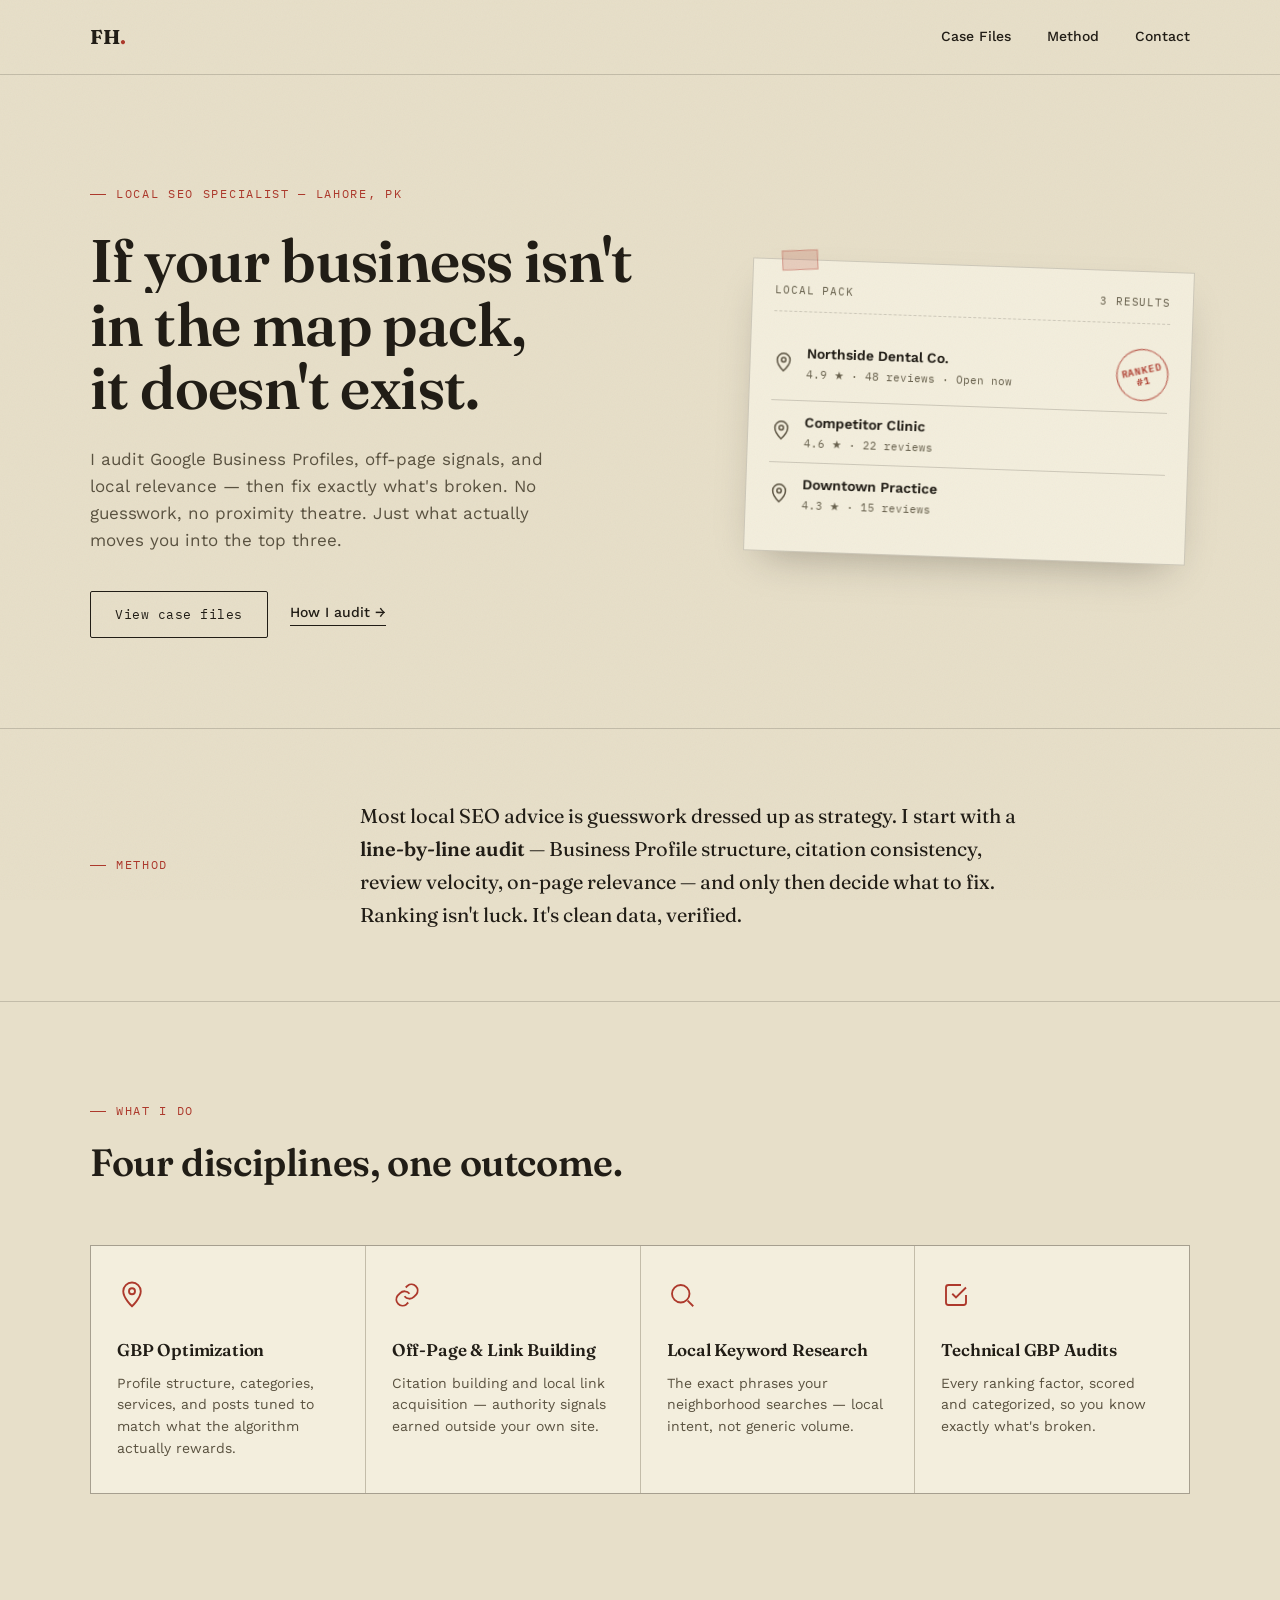
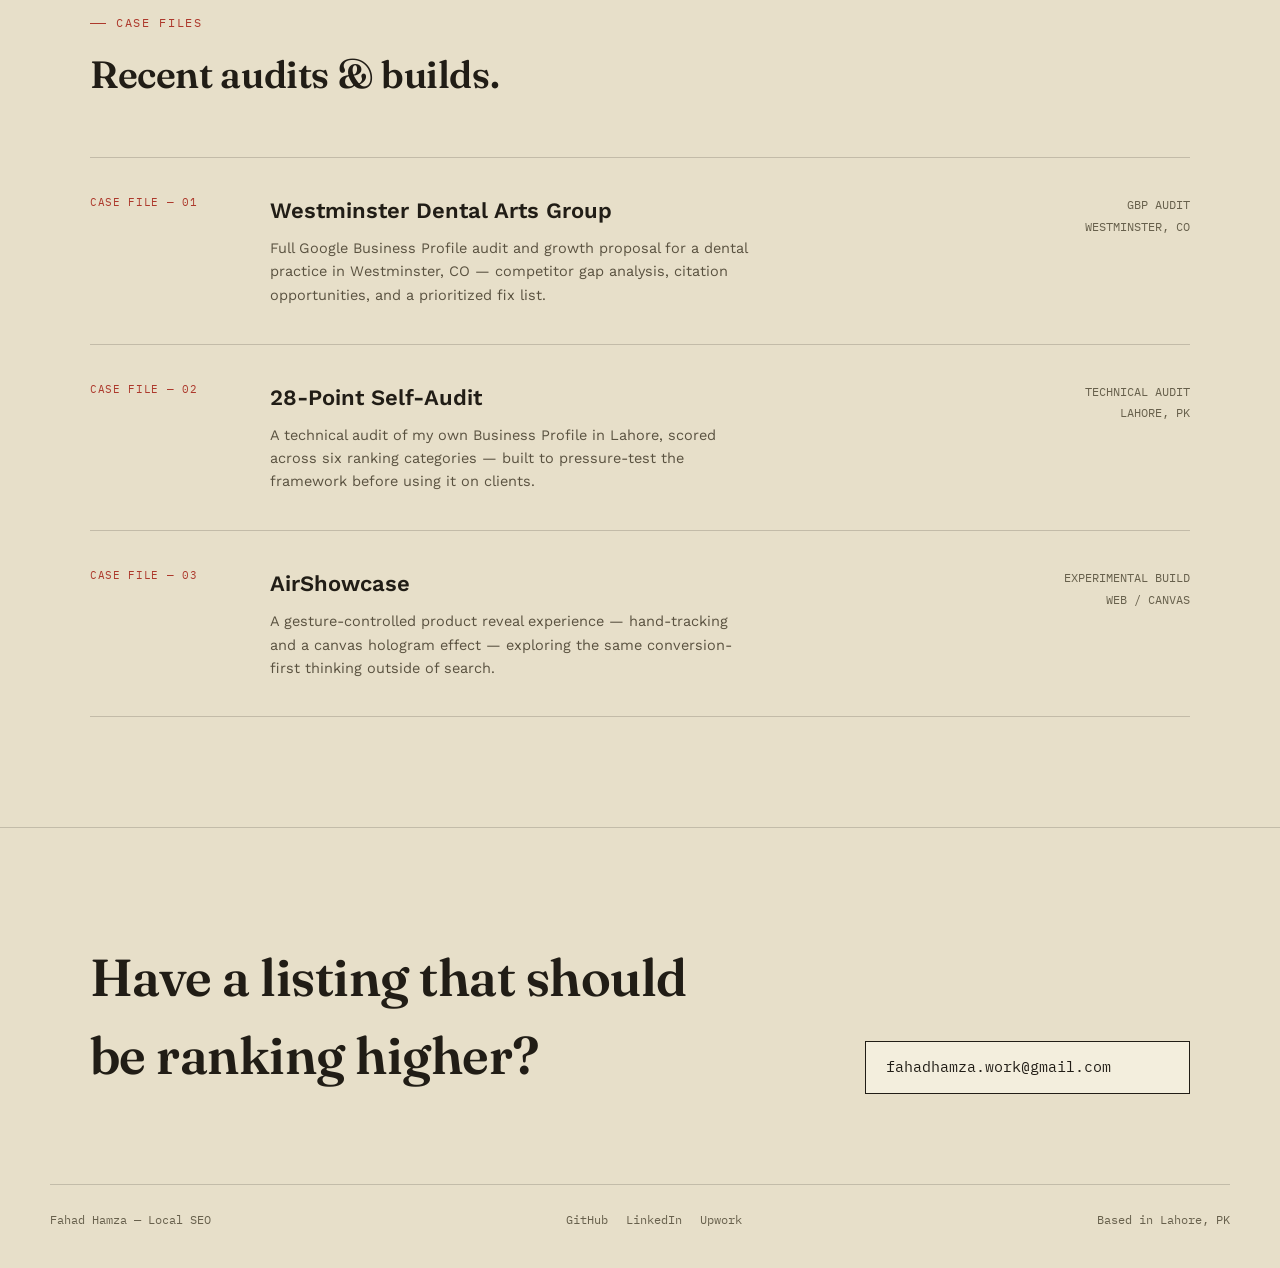
<file: index.html>
<!DOCTYPE html>
<html lang="en">
<head>
<meta name="google-site-verification" content="7bO5qXj5PXC8mzKwGo5eF2-rGZfy0kVVJIKzJK6KjDw" />
<!-- Google tag (gtag.js) -->
<script async src="https://www.googletagmanager.com/gtag/js?id=G-F7WQBKZJVS"></script>
<script>
  window.dataLayer = window.dataLayer || [];
  function gtag(){dataLayer.push(arguments);}
  gtag('js', new Date());
  gtag('config', 'G-F7WQBKZJVS');
</script>
<meta charset="UTF-8">
<meta name="viewport" content="width=device-width, initial-scale=1.0">
<title>Fahad Hamza — Local SEO Specialist</title>
<meta name="description" content="Local SEO specialist in Lahore, PK — Google Business Profile audits, off-page link building & local keyword research. Real case files, real results.">
<link rel="canonical" href="https://portfolio-deci.vercel.app/">
<meta property="og:type" content="website">
<meta property="og:title" content="Fahad Hamza — Local SEO Specialist">
<meta property="og:description" content="Local SEO specialist in Lahore, PK — Google Business Profile audits, off-page link building & local keyword research. Real case files, real results.">
<meta property="og:url" content="https://portfolio-deci.vercel.app/">
<meta name="twitter:card" content="summary">
<meta name="twitter:title" content="Fahad Hamza — Local SEO Specialist">
<meta name="twitter:description" content="Local SEO specialist in Lahore, PK — Google Business Profile audits, off-page link building & local keyword research. Real case files, real results.">
<script type="application/ld+json">
{
  "@context": "https://schema.org",
  "@type": "Person",
  "name": "Fahad Hamza",
  "jobTitle": "Local SEO Specialist",
  "url": "https://portfolio-deci.vercel.app/",
  "address": {
    "@type": "PostalAddress",
    "addressLocality": "Lahore",
    "addressCountry": "PK"
  },
  "knowsAbout": ["Local SEO", "Google Business Profile Optimization", "Off-Page SEO", "Citation Building", "Local Keyword Research"],
  "sameAs": [
    "https://github.com/DAHAF-F",
    "https://www.linkedin.com/in/fahad--hamza/",
    "https://www.upwork.com/freelancers/~0149811f40c771a50b"
  ]
}
</script>
<link rel="preconnect" href="https://fonts.googleapis.com">
<link rel="preconnect" href="https://fonts.gstatic.com" crossorigin>
<link href="https://fonts.googleapis.com/css2?family=Fraunces:opsz,wght@9..144,300;9..144,500;9..144,600;9..144,700&family=Work+Sans:wght@400;500;600&family=IBM+Plex+Mono:wght@400;500&display=swap" rel="stylesheet">
<style>
  :root{
    --paper:#e7dfc9;
    --paper-light:#f3eedd;
    --paper-dark:#ded3b3;
    --ink:#211d16;
    --ink-soft:#5a5240;
    --ink-faint:#67604c;
    --stamp-red:#ad392c;
    --stamp-green:#4b6b4e;
    --line:rgba(33,29,22,0.18);
    --serif:'Fraunces', Georgia, serif;
    --sans:'Work Sans', -apple-system, BlinkMacSystemFont, sans-serif;
    --mono:'IBM Plex Mono', 'Courier New', monospace;
    --max:1180px;
  }

  *{margin:0;padding:0;box-sizing:border-box;}

  html{scroll-behavior:smooth;}

  body{
    background:var(--paper);
    color:var(--ink);
    font-family:var(--sans);
    font-size:16px;
    line-height:1.5;
    position:relative;
    overflow-x:hidden;
  }

  body::before{
    content:'';
    position:fixed;
    inset:0;
    background-image:url("data:image/svg+xml,%3Csvg xmlns='http://www.w3.org/2000/svg' width='200' height='200'%3E%3Cfilter id='n'%3E%3CfeTurbulence type='fractalNoise' baseFrequency='0.85' numOctaves='2' stitchTiles='stitch'/%3E%3C/filter%3E%3Crect width='100%25' height='100%25' filter='url(%23n)'/%3E%3C/svg%3E");
    opacity:0.045;
    mix-blend-mode:multiply;
    pointer-events:none;
    z-index:999;
  }

  .wrap{max-width:var(--max);margin:0 auto;padding:0 40px;}

  a{color:inherit;text-decoration:none;}

  h1,h2,h3{font-family:var(--serif);font-weight:600;letter-spacing:-0.01em;}

  .eyebrow{
    font-family:var(--mono);
    font-size:12px;
    letter-spacing:0.14em;
    text-transform:uppercase;
    color:var(--stamp-red);
    display:flex;
    align-items:center;
    gap:10px;
  }
  .eyebrow::before{
    content:'';
    width:16px;
    height:1px;
    background:var(--stamp-red);
    display:inline-block;
  }

  /* ---------- NAV ---------- */
  .nav{
    position:sticky;top:0;z-index:50;
    background:rgba(231,223,201,0.86);
    backdrop-filter:blur(6px);
    border-bottom:1px solid var(--line);
  }
  .nav__inner{
    display:flex;align-items:center;justify-content:space-between;
    padding:22px 40px;max-width:var(--max);margin:0 auto;
  }
  .nav__mark{font-family:var(--serif);font-size:20px;font-weight:700;}
  .nav__mark span{color:var(--stamp-red);}
  .nav__links{display:flex;gap:36px;font-size:14px;font-weight:500;}
  .nav__links a{position:relative;padding-bottom:2px;}
  .nav__links a::after{
    content:'';position:absolute;left:0;bottom:0;width:0;height:1px;
    background:var(--ink);transition:width .3s ease;
  }
  .nav__links a:hover::after{width:100%;}

  /* ---------- HERO ---------- */
  .hero{padding:110px 0 90px;}
  .hero__inner{
    display:grid;grid-template-columns:1.15fr 0.85fr;gap:60px;align-items:center;
  }
  .hero__eyebrow{margin-bottom:26px;}
  .hero h1{
    font-size:clamp(38px,5vw,60px);
    line-height:1.06;
    max-width:640px;
  }
  .hero__line{overflow:hidden;display:block;}
  .hero__line span{
    display:inline-block;
    transform:translateY(115%);
    animation:lineUp .9s cubic-bezier(.19,1,.22,1) forwards;
    animation-delay:var(--d);
  }
  @keyframes lineUp{to{transform:translateY(0);}}

  .hero__sub{
    margin-top:26px;max-width:480px;
    color:var(--ink-soft);font-size:17px;line-height:1.6;
    opacity:0;animation:fadeUp .8s ease forwards;animation-delay:0.7s;
  }
  .hero__actions{
    margin-top:36px;display:flex;gap:22px;align-items:center;
    opacity:0;animation:fadeUp .8s ease forwards;animation-delay:0.85s;
  }
  @keyframes fadeUp{from{opacity:0;transform:translateY(14px);}to{opacity:1;transform:translateY(0);}}

  .btn{
    font-family:var(--mono);font-size:13px;letter-spacing:0.04em;
    padding:13px 24px;border:1px solid var(--ink);border-radius:2px;
    transition:background .25s ease,color .25s ease;
  }
  .btn:hover{background:var(--ink);color:var(--paper-light);}
  .link-arrow{font-size:14px;font-weight:500;border-bottom:1px solid var(--ink);padding-bottom:2px;}

  /* ---------- SIGNATURE WIDGET: LOCAL PACK CARD ---------- */
  .pack-card{
    background:var(--paper-light);
    border:1px solid var(--line);
    box-shadow:0 18px 40px -18px rgba(33,29,22,0.35);
    padding:22px 22px 26px;
    transform:rotate(2deg);
    position:relative;
    opacity:0;
    animation:cardIn .8s cubic-bezier(.19,1,.22,1) forwards;
    animation-delay:0.55s;
  }
  @keyframes cardIn{
    from{opacity:0;transform:rotate(6deg) translateY(30px) scale(0.96);}
    to{opacity:1;transform:rotate(2deg) translateY(0) scale(1);}
  }
  .pack-card::before{
    content:'';position:absolute;top:-10px;left:28px;width:34px;height:18px;
    background:rgba(178,59,46,0.18);border:1px solid rgba(178,59,46,0.35);
    transform:rotate(-4deg);
  }
  .pack-card__head{
    display:flex;justify-content:space-between;align-items:baseline;
    font-family:var(--mono);font-size:11px;color:var(--ink-faint);
    letter-spacing:0.08em;text-transform:uppercase;
    border-bottom:1px dashed var(--line);padding-bottom:12px;margin-bottom:14px;
  }
  .listing{
    display:flex;align-items:center;gap:12px;padding:11px 0;
    border-bottom:1px solid var(--line);
    opacity:0;transform:translateY(10px);
    animation:rowIn .6s ease forwards;
  }
  .listing:last-child{border-bottom:none;}
  .listing:nth-child(2){animation-delay:1.0s;}
  .listing:nth-child(3){animation-delay:1.2s;}
  .listing:nth-child(4){animation-delay:1.4s;}
  @keyframes rowIn{to{opacity:1;transform:translateY(0);}}

  .listing__pin{
    width:22px;height:22px;flex-shrink:0;color:var(--ink-soft);
  }
  .listing:first-child .listing__pin{color:var(--stamp-red);}
  .listing__body{flex:1;min-width:0;}
  .listing__name{font-size:14px;font-weight:600;}
  .listing__meta{font-family:var(--mono);font-size:11px;color:var(--ink-faint);margin-top:2px;}
  .listing__stamp{
    font-family:var(--mono);font-size:10px;font-weight:600;letter-spacing:0.08em;
    color:var(--stamp-red);border:1.5px solid var(--stamp-red);border-radius:50%;
    width:52px;height:52px;display:flex;align-items:center;justify-content:center;
    text-align:center;line-height:1.15;flex-shrink:0;
    transform:rotate(-14deg) scale(0);
    animation:stampIn .5s cubic-bezier(.34,1.56,.64,1) forwards;
    animation-delay:1.7s;
  }
  @keyframes stampIn{to{transform:rotate(-14deg) scale(1);}}

  /* ---------- ABOUT STRIP ---------- */
  .about{padding:70px 0;border-top:1px solid var(--line);border-bottom:1px solid var(--line);}
  .about__inner{display:grid;grid-template-columns:220px 1fr;gap:50px;}
  .about p{
    font-size:20px;line-height:1.65;max-width:680px;color:var(--ink);
    font-family:var(--serif);font-weight:400;
  }
  .about p strong{font-weight:600;}

  /* ---------- EXPERTISE ---------- */
  .expertise{padding:100px 0;}
  .section-head{margin-bottom:54px;max-width:560px;}
  .section-head h2{font-size:clamp(28px,3.4vw,38px);margin-top:14px;}

  .cards{display:grid;grid-template-columns:repeat(4,1fr);gap:1px;background:var(--line);border:1px solid var(--line);}
  .card{
    background:var(--paper-light);padding:34px 26px;
    opacity:0;transform:translateY(26px) rotate(-2deg);
    transition:opacity .7s cubic-bezier(.19,1,.22,1),transform .7s cubic-bezier(.19,1,.22,1);
  }
  .card:nth-child(even){transform:translateY(26px) rotate(2deg);}
  .card.is-visible{opacity:1;transform:translateY(0) rotate(0);}
  .card__icon{width:30px;height:30px;color:var(--stamp-red);margin-bottom:20px;}
  .card h3{font-size:17px;margin-bottom:10px;}
  .card p{font-size:14px;color:var(--ink-soft);line-height:1.55;}

  /* ---------- CASE FILES ---------- */
  .files{padding:20px 0 110px;}
  .file-list{display:flex;flex-direction:column;gap:1px;}
  .file{
    display:grid;grid-template-columns:150px 1fr 200px;gap:30px;align-items:start;
    padding:36px 0;border-top:1px solid var(--line);
    opacity:0;transform:translateY(24px) rotate(-1.5deg);
    transition:opacity .7s cubic-bezier(.19,1,.22,1),transform .7s cubic-bezier(.19,1,.22,1),background .3s ease;
  }
  .file:nth-child(even){transform:translateY(24px) rotate(1.5deg);}
  .file.is-visible{opacity:1;transform:translateY(0) rotate(0);}
  .file:last-child{border-bottom:1px solid var(--line);}
  .file:hover{background:var(--paper-light);}
  .file:hover .file__title{transform:translateX(4px);}

  .file__tag{
    font-family:var(--mono);font-size:11px;color:var(--stamp-red);
    letter-spacing:0.06em;text-transform:uppercase;line-height:1.6;
  }
  .file__title{
    font-size:22px;font-weight:600;transition:transform .3s ease;
    display:flex;align-items:center;gap:10px;
  }
  .file__title .arrow{
    font-size:16px;color:var(--stamp-red);opacity:0;transform:translateX(-6px);
    transition:opacity .3s ease,transform .3s ease;
  }
  .file:hover .file__title .arrow,
  .file:focus-visible .file__title .arrow{opacity:1;transform:translateX(0);}
  .file__desc{font-size:14.5px;color:var(--ink-soft);margin-top:10px;line-height:1.6;max-width:480px;}
  .file__meta{
    font-family:var(--mono);font-size:12px;color:var(--ink-faint);
    text-align:right;line-height:1.8;
  }
  .file__meta span{display:block;}
  .file:focus-visible{outline:2px solid var(--stamp-red);outline-offset:4px;}

  /* ---------- CONTACT ---------- */
  .contact{padding:110px 0 90px;border-top:1px solid var(--line);}
  .contact__inner{display:grid;grid-template-columns:1fr auto;align-items:end;gap:40px;}
  .contact h2{font-size:clamp(32px,4.6vw,52px);max-width:600px;}
  .copy-row{
    font-family:var(--mono);font-size:15px;
    border:1px solid var(--ink);padding:14px 20px;
    display:flex;align-items:center;gap:16px;cursor:pointer;
    background:var(--paper-light);transition:background .2s ease;
  }
  .copy-row:hover{background:var(--paper-dark);}
  .copy-row:focus-visible{outline:2px solid var(--stamp-red);outline-offset:3px;}
  .copy-row__status{color:var(--stamp-green);font-size:12px;opacity:0;transition:opacity .2s ease;}
  .copy-row.copied .copy-row__status{opacity:1;}

  .foot{padding:26px 0 40px;display:flex;justify-content:space-between;align-items:center;flex-wrap:wrap;gap:14px;
    font-family:var(--mono);font-size:11.5px;color:var(--ink-faint);
    border-top:1px solid var(--line);}
  .foot__social{display:flex;gap:18px;}
  .foot__social a{transition:color .2s ease;}
  .foot__social a:hover,
  .foot__social a:focus-visible{color:var(--stamp-red);}

  /* ---------- RESPONSIVE ---------- */
  @media (max-width:920px){
    .wrap{padding:0 24px;}
    .nav__inner{padding:18px 24px;}
    .nav__links{gap:20px;font-size:13px;}
    .hero{padding:70px 0 60px;}
    .hero__inner{grid-template-columns:1fr;gap:44px;}
    .about__inner{grid-template-columns:1fr;gap:20px;}
    .cards{grid-template-columns:repeat(2,1fr);}
    .file{grid-template-columns:1fr;gap:10px;}
    .file__meta{text-align:left;}
    .contact__inner{grid-template-columns:1fr;gap:26px;align-items:start;}
  }

  @media (prefers-reduced-motion:reduce){
    *{animation-duration:0.01ms !important;animation-delay:0s !important;transition:none !important;}
    .hero__line span{transform:translateY(0);}
  }
</style>
</head>
<body>

<nav class="nav">
  <div class="nav__inner">
    <div class="nav__mark">FH<span>.</span></div>
    <div class="nav__links">
      <a href="#work">Case Files</a>
      <a href="#method">Method</a>
      <a href="#contact">Contact</a>
    </div>
  </div>
</nav>

<main>
<header class="hero">
  <div class="wrap hero__inner">
    <div>
      <div class="eyebrow hero__eyebrow">Local SEO Specialist — Lahore, PK</div>
      <h1>
        <span class="hero__line"><span style="--d:0.1s">If your business isn't</span></span>
        <span class="hero__line"><span style="--d:0.25s">in the map pack,</span></span>
        <span class="hero__line"><span style="--d:0.4s">it doesn't exist.</span></span>
      </h1>
      <p class="hero__sub">I audit Google Business Profiles, off-page signals, and local relevance — then fix exactly what's broken. No guesswork, no proximity theatre. Just what actually moves you into the top three.</p>
      <div class="hero__actions">
        <a href="#work" class="btn">View case files</a>
        <a href="#method" class="link-arrow">How I audit →</a>
      </div>
    </div>

    <div class="pack-card" aria-hidden="true">
      <div class="pack-card__head"><span>Local Pack</span><span>3 results</span></div>
      <div class="listing">
        <svg class="listing__pin" aria-hidden="true" viewBox="0 0 24 24" fill="none" stroke="currentColor" stroke-width="1.6"><path d="M12 21s7-6.5 7-12a7 7 0 1 0-14 0c0 5.5 7 12 7 12z"/><circle cx="12" cy="9" r="2.4"/></svg>
        <div class="listing__body">
          <div class="listing__name">Northside Dental Co.</div>
          <div class="listing__meta">4.9 ★ · 48 reviews · Open now</div>
        </div>
        <div class="listing__stamp">RANKED<br>#1</div>
      </div>
      <div class="listing">
        <svg class="listing__pin" aria-hidden="true" viewBox="0 0 24 24" fill="none" stroke="currentColor" stroke-width="1.6"><path d="M12 21s7-6.5 7-12a7 7 0 1 0-14 0c0 5.5 7 12 7 12z"/><circle cx="12" cy="9" r="2.4"/></svg>
        <div class="listing__body">
          <div class="listing__name">Competitor Clinic</div>
          <div class="listing__meta">4.6 ★ · 22 reviews</div>
        </div>
      </div>
      <div class="listing">
        <svg class="listing__pin" aria-hidden="true" viewBox="0 0 24 24" fill="none" stroke="currentColor" stroke-width="1.6"><path d="M12 21s7-6.5 7-12a7 7 0 1 0-14 0c0 5.5 7 12 7 12z"/><circle cx="12" cy="9" r="2.4"/></svg>
        <div class="listing__body">
          <div class="listing__name">Downtown Practice</div>
          <div class="listing__meta">4.3 ★ · 15 reviews</div>
        </div>
      </div>
    </div>
  </div>
</header>

<section class="about" id="method">
  <div class="wrap about__inner">
    <div class="eyebrow">Method</div>
    <p>Most local SEO advice is guesswork dressed up as strategy. I start with a <strong>line-by-line audit</strong> — Business Profile structure, citation consistency, review velocity, on-page relevance — and only then decide what to fix. Ranking isn't luck. It's clean data, verified.</p>
  </div>
</section>

<section class="expertise">
  <div class="wrap">
    <div class="section-head">
      <div class="eyebrow">What I do</div>
      <h2>Four disciplines, one outcome.</h2>
    </div>
    <div class="cards">
      <div class="card">
        <svg class="card__icon" aria-hidden="true" viewBox="0 0 24 24" fill="none" stroke="currentColor" stroke-width="1.5"><path d="M12 21s7-6.5 7-12a7 7 0 1 0-14 0c0 5.5 7 12 7 12z"/><circle cx="12" cy="9" r="2.4"/></svg>
        <h3>GBP Optimization</h3>
        <p>Profile structure, categories, services, and posts tuned to match what the algorithm actually rewards.</p>
      </div>
      <div class="card">
        <svg class="card__icon" aria-hidden="true" viewBox="0 0 24 24" fill="none" stroke="currentColor" stroke-width="1.5"><path d="M10 13a5 5 0 0 0 7.5.5l2-2a5 5 0 0 0-7-7l-1.5 1.5"/><path d="M14 11a5 5 0 0 0-7.5-.5l-2 2a5 5 0 0 0 7 7l1.5-1.5"/></svg>
        <h3>Off-Page &amp; Link Building</h3>
        <p>Citation building and local link acquisition — authority signals earned outside your own site.</p>
      </div>
      <div class="card">
        <svg class="card__icon" aria-hidden="true" viewBox="0 0 24 24" fill="none" stroke="currentColor" stroke-width="1.5"><circle cx="11" cy="11" r="7"/><line x1="21" y1="21" x2="16.5" y2="16.5"/></svg>
        <h3>Local Keyword Research</h3>
        <p>The exact phrases your neighborhood searches — local intent, not generic volume.</p>
      </div>
      <div class="card">
        <svg class="card__icon" aria-hidden="true" viewBox="0 0 24 24" fill="none" stroke="currentColor" stroke-width="1.5"><path d="M9 11l3 3 8-8"/><path d="M20 12v6a2 2 0 0 1-2 2H6a2 2 0 0 1-2-2V6a2 2 0 0 1 2-2h10"/></svg>
        <h3>Technical GBP Audits</h3>
        <p>Every ranking factor, scored and categorized, so you know exactly what's broken.</p>
      </div>
    </div>
  </div>
</section>

<section class="files" id="work">
  <div class="wrap">
    <div class="section-head">
      <div class="eyebrow">Case files</div>
      <h2>Recent audits &amp; builds.</h2>
    </div>
    <div class="file-list">
      <a class="file" href="case-westminster-dental-arts.html">
        <div class="file__tag">Case file — 01</div>
        <div>
          <div class="file__title">Westminster Dental Arts Group <span class="arrow">&rarr;</span></div>
          <p class="file__desc">Full Google Business Profile audit and growth proposal for a dental practice in Westminster, CO — competitor gap analysis, citation opportunities, and a prioritized fix list.</p>
        </div>
        <div class="file__meta"><span>GBP AUDIT</span><span>WESTMINSTER, CO</span></div>
      </a>
      <a class="file" href="case-self-audit.html">
        <div class="file__tag">Case file — 02</div>
        <div>
          <div class="file__title">28-Point Self-Audit <span class="arrow">&rarr;</span></div>
          <p class="file__desc">A technical audit of my own Business Profile in Lahore, scored across six ranking categories — built to pressure-test the framework before using it on clients.</p>
        </div>
        <div class="file__meta"><span>TECHNICAL AUDIT</span><span>LAHORE, PK</span></div>
      </a>
      <a class="file" href="case-airshowcase.html">
        <div class="file__tag">Case file — 03</div>
        <div>
          <div class="file__title">AirShowcase <span class="arrow">&rarr;</span></div>
          <p class="file__desc">A gesture-controlled product reveal experience — hand-tracking and a canvas hologram effect — exploring the same conversion-first thinking outside of search.</p>
        </div>
        <div class="file__meta"><span>EXPERIMENTAL BUILD</span><span>WEB / CANVAS</span></div>
      </a>
    </div>
  </div>
</section>

<section class="contact" id="contact">
  <div class="wrap contact__inner">
    <h2>Have a listing that should be ranking higher?</h2>
    <a class="copy-row" id="copyRow" href="mailto:fahadhamza.work@gmail.com">
      <span id="emailText">fahadhamza.work@gmail.com</span>
      <span class="copy-row__status" id="copyStatus">Copied</span>
    </a>
  </div>
</section>
</main>

<div class="foot wrap">
  <span>Fahad Hamza — Local SEO</span>
  <div class="foot__social">
    <a href="https://github.com/DAHAF-F" target="_blank" rel="noopener noreferrer">GitHub</a>
    <a href="https://www.linkedin.com/in/fahad--hamza/" target="_blank" rel="noopener noreferrer">LinkedIn</a>
    <a href="https://www.upwork.com/freelancers/~0149811f40c771a50b" target="_blank" rel="noopener noreferrer">Upwork</a>
  </div>
  <span>Based in Lahore, PK</span>
</div>

<script>
  // scroll reveal
  const revealEls = document.querySelectorAll('.card, .file');
  const io = new IntersectionObserver((entries)=>{
    entries.forEach(e=>{
      if(e.isIntersecting){
        e.target.classList.add('is-visible');
        io.unobserve(e.target);
      }
    });
  },{threshold:0.18});
  revealEls.forEach(el=>io.observe(el));

  // copy email
  const copyRow = document.getElementById('copyRow');
  const copyStatus = document.getElementById('copyStatus');
  copyRow.addEventListener('click', async (e)=>{
    e.preventDefault();
    const text = document.getElementById('emailText').textContent;
    try{
      await navigator.clipboard.writeText(text);
      copyRow.classList.add('copied');
      copyStatus.textContent = 'Copied';
      setTimeout(()=>copyRow.classList.remove('copied'), 1600);
    }catch(err){
      // Clipboard API unavailable (e.g. insecure context) — fall back to opening mail client.
      window.location.href = copyRow.getAttribute('href');
    }
  });
</script>

</body>
</html>
</file>
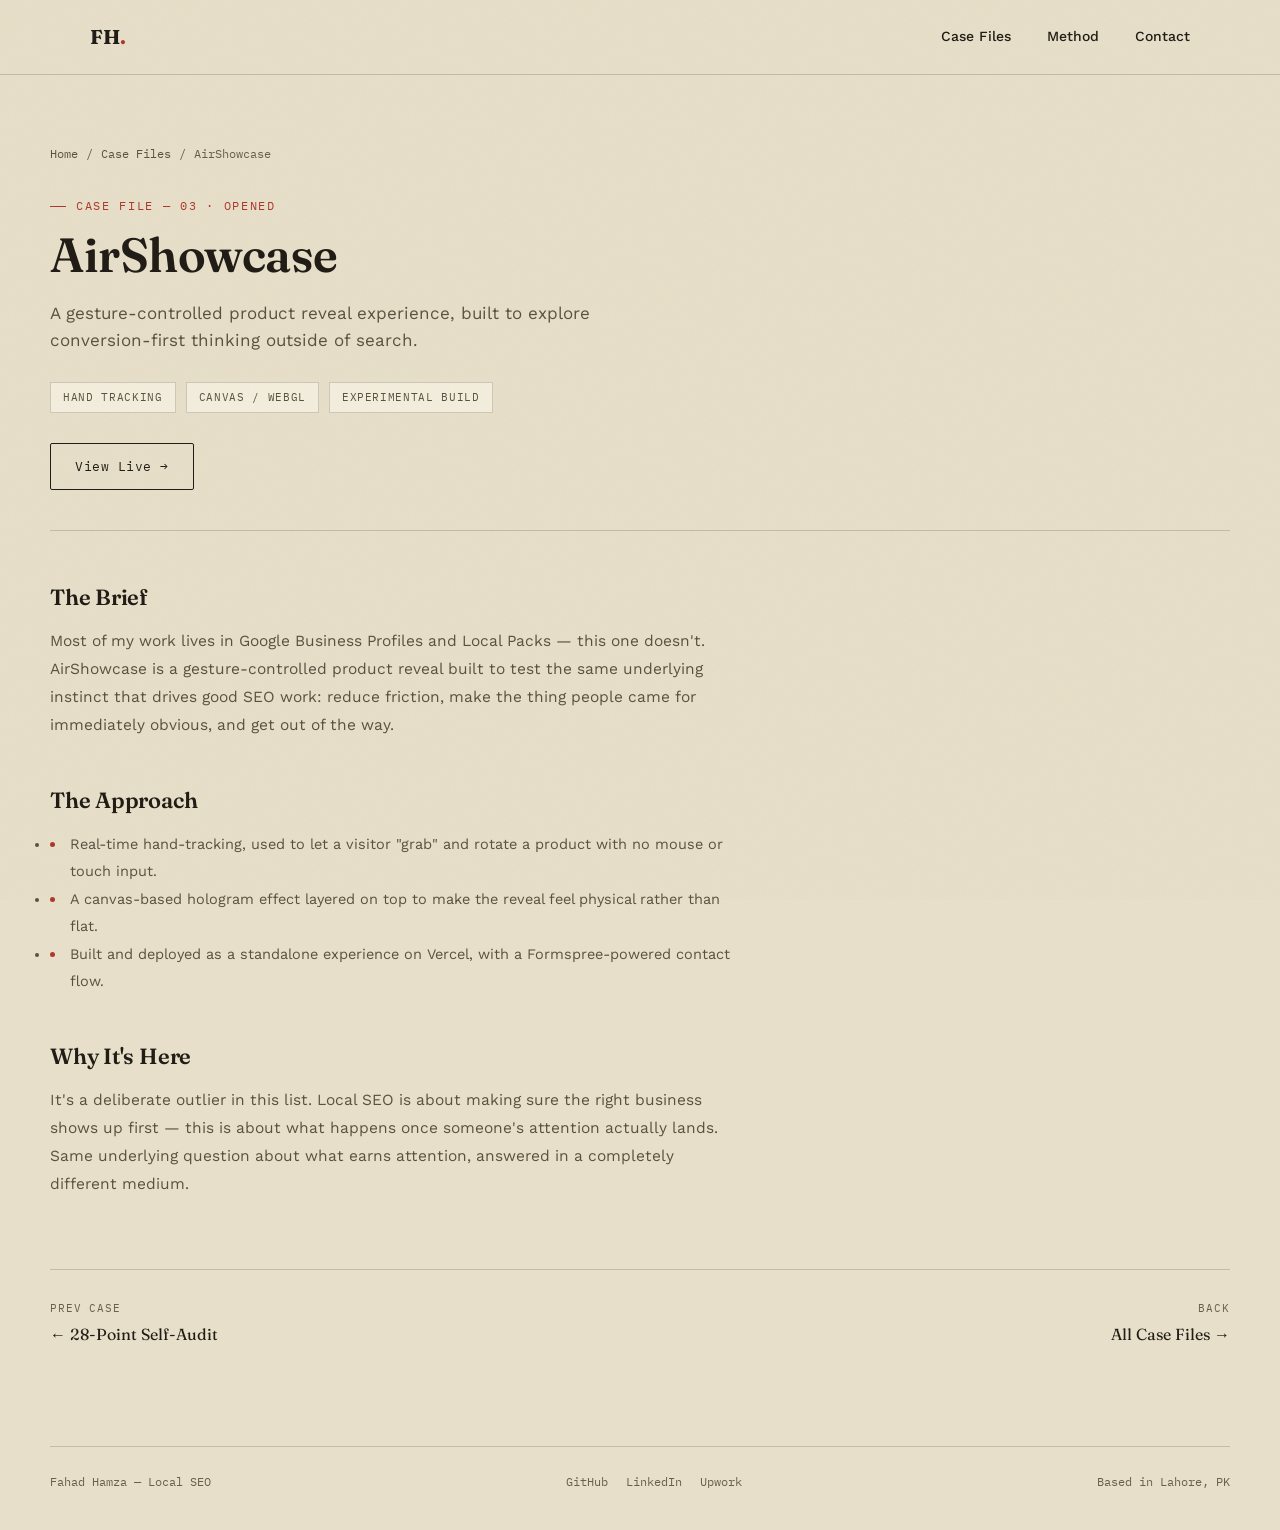
<file: case-airshowcase.html>
<!DOCTYPE html>
<html lang="en">
<head>
<!-- Google tag (gtag.js) -->
<script async src="https://www.googletagmanager.com/gtag/js?id=G-F7WQBKZJVS"></script>
<script>
  window.dataLayer = window.dataLayer || [];
  function gtag(){dataLayer.push(arguments);}
  gtag('js', new Date());
  gtag('config', 'G-F7WQBKZJVS');
</script>
<meta charset="UTF-8">
<meta name="viewport" content="width=device-width, initial-scale=1.0">
<title>AirShowcase — Case File 03 — Fahad Hamza</title>
<meta name="description" content="A gesture-controlled product reveal built with real-time hand-tracking and a canvas hologram effect — conversion-first thinking outside of search.">
<link rel="canonical" href="https://portfolio-deci.vercel.app/case-airshowcase.html">
<meta property="og:type" content="article">
<meta property="og:title" content="AirShowcase — Case File 03 — Fahad Hamza">
<meta property="og:description" content="A gesture-controlled product reveal built with real-time hand-tracking and a canvas hologram effect — conversion-first thinking outside of search.">
<meta property="og:url" content="https://portfolio-deci.vercel.app/case-airshowcase.html">
<meta name="twitter:card" content="summary">
<meta name="twitter:title" content="AirShowcase — Case File 03 — Fahad Hamza">
<meta name="twitter:description" content="A gesture-controlled product reveal built with real-time hand-tracking and a canvas hologram effect — conversion-first thinking outside of search.">
<script type="application/ld+json">
{
  "@context": "https://schema.org",
  "@type": "BreadcrumbList",
  "itemListElement": [
    {"@type": "ListItem", "position": 1, "name": "Home", "item": "https://portfolio-deci.vercel.app/"},
    {"@type": "ListItem", "position": 2, "name": "Case Files", "item": "https://portfolio-deci.vercel.app/#work"},
    {"@type": "ListItem", "position": 3, "name": "AirShowcase", "item": "https://portfolio-deci.vercel.app/case-airshowcase.html"}
  ]
}
</script>
<link rel="preconnect" href="https://fonts.googleapis.com">
<link rel="preconnect" href="https://fonts.gstatic.com" crossorigin>
<link href="https://fonts.googleapis.com/css2?family=Fraunces:opsz,wght@9..144,300;9..144,500;9..144,600;9..144,700&family=Work+Sans:wght@400;500;600&family=IBM+Plex+Mono:wght@400;500&display=swap" rel="stylesheet">
<style>
  :root{
    --paper:#e7dfc9;
    --paper-light:#f3eedd;
    --paper-dark:#ded3b3;
    --ink:#211d16;
    --ink-soft:#5a5240;
    --ink-faint:#67604c;
    --stamp-red:#ad392c;
    --stamp-green:#4b6b4e;
    --line:rgba(33,29,22,0.18);
    --serif:'Fraunces', Georgia, serif;
    --sans:'Work Sans', -apple-system, BlinkMacSystemFont, sans-serif;
    --mono:'IBM Plex Mono', 'Courier New', monospace;
    --max:1180px;
  }

  *{margin:0;padding:0;box-sizing:border-box;}
  html{scroll-behavior:smooth;}
  body{
    background:var(--paper);color:var(--ink);font-family:var(--sans);
    font-size:16px;line-height:1.5;position:relative;overflow-x:hidden;
  }
  body::before{
    content:'';position:fixed;inset:0;
    background-image:url("data:image/svg+xml,%3Csvg xmlns='http://www.w3.org/2000/svg' width='200' height='200'%3E%3Cfilter id='n'%3E%3CfeTurbulence type='fractalNoise' baseFrequency='0.85' numOctaves='2' stitchTiles='stitch'/%3E%3C/filter%3E%3Crect width='100%25' height='100%25' filter='url(%23n)'/%3E%3C/svg%3E");
    opacity:0.045;mix-blend-mode:multiply;pointer-events:none;z-index:999;
  }
  .wrap{max-width:var(--max);margin:0 auto;padding:0 40px;}
  a{color:inherit;text-decoration:none;}
  h1,h2,h3{font-family:var(--serif);font-weight:600;letter-spacing:-0.01em;}

  .eyebrow{
    font-family:var(--mono);font-size:12px;letter-spacing:0.14em;text-transform:uppercase;
    color:var(--stamp-red);display:flex;align-items:center;gap:10px;
  }
  .eyebrow::before{content:'';width:16px;height:1px;background:var(--stamp-red);display:inline-block;}

  /* ---------- NAV ---------- */
  .nav{position:sticky;top:0;z-index:50;background:rgba(231,223,201,0.86);backdrop-filter:blur(6px);border-bottom:1px solid var(--line);}
  .nav__inner{display:flex;align-items:center;justify-content:space-between;padding:22px 40px;max-width:var(--max);margin:0 auto;}
  .nav__mark{font-family:var(--serif);font-size:20px;font-weight:700;}
  .nav__mark span{color:var(--stamp-red);}
  .nav__links{display:flex;gap:36px;font-size:14px;font-weight:500;}
  .nav__links a{position:relative;padding-bottom:2px;}
  .nav__links a::after{content:'';position:absolute;left:0;bottom:0;width:0;height:1px;background:var(--ink);transition:width .3s ease;}
  .nav__links a:hover::after{width:100%;}

  .btn{
    font-family:var(--mono);font-size:13px;letter-spacing:0.04em;
    padding:13px 24px;border:1px solid var(--ink);border-radius:2px;
    transition:background .25s ease,color .25s ease;display:inline-block;
  }
  .btn:hover{background:var(--ink);color:var(--paper-light);}

  /* ---------- BRIEF (case detail) ---------- */
  .brief{padding:70px 0 100px;}
  .brief__crumb{font-family:var(--mono);font-size:12px;color:var(--ink-faint);margin-bottom:34px;display:flex;gap:8px;align-items:center;flex-wrap:wrap;}
  .brief__crumb a{color:var(--ink-soft);}
  .brief__crumb a:hover{color:var(--stamp-red);}
  .brief__head{padding-bottom:40px;border-bottom:1px solid var(--line);margin-bottom:50px;}
  .brief__head h1{font-size:clamp(32px,4.4vw,48px);margin-top:14px;max-width:760px;line-height:1.1;}
  .brief__sub{margin-top:18px;font-size:17px;color:var(--ink-soft);max-width:640px;line-height:1.6;}
  .brief__tags{display:flex;flex-wrap:wrap;gap:10px;margin-top:28px;}
  .brief__tag{font-family:var(--mono);font-size:11px;letter-spacing:0.06em;text-transform:uppercase;color:var(--ink-soft);border:1px solid var(--line);padding:6px 12px;background:var(--paper-light);}
  .brief__cta{margin-top:30px;}

  .brief__body{max-width:680px;}
  .brief__block{margin-bottom:44px;}
  .brief__block:last-child{margin-bottom:0;}
  .brief__block h2{font-size:22px;margin-bottom:14px;}
  .brief__block p{font-size:15.5px;color:var(--ink-soft);line-height:1.8;}
  .brief__block ul{margin-top:8px;}
  .brief__block li{font-size:14.5px;color:var(--ink-soft);line-height:1.9;padding-left:20px;position:relative;}
  .brief__block li::before{content:'';position:absolute;left:0;top:11px;width:5px;height:5px;background:var(--stamp-red);border-radius:50%;}

  .brief__nav{display:flex;justify-content:space-between;gap:20px;margin-top:70px;padding-top:30px;border-top:1px solid var(--line);font-family:var(--mono);font-size:12px;flex-wrap:wrap;}
  .brief__nav a{display:flex;flex-direction:column;gap:6px;}
  .brief__nav a span:first-child{color:var(--ink-faint);letter-spacing:0.08em;text-transform:uppercase;font-size:11px;}
  .brief__nav a span:last-child{color:var(--ink);font-family:var(--serif);font-size:16px;}
  .brief__nav a:hover span:last-child{color:var(--stamp-red);}
  .brief__nav a:last-child{text-align:right;align-items:flex-end;}

  .foot{padding:26px 0 40px;display:flex;justify-content:space-between;align-items:center;flex-wrap:wrap;gap:14px;
    font-family:var(--mono);font-size:11.5px;color:var(--ink-faint);border-top:1px solid var(--line);}
  .foot__social{display:flex;gap:18px;}
  .foot__social a{transition:color .2s ease;}
  .foot__social a:hover{color:var(--stamp-red);}

  @media (max-width:920px){
    .wrap{padding:0 24px;}
    .nav__inner{padding:18px 24px;}
    .nav__links{gap:20px;font-size:13px;}
    .brief__nav{flex-direction:column;}
    .brief__nav a:last-child{text-align:left;align-items:flex-start;}
  }
  @media (prefers-reduced-motion:reduce){
    *{animation-duration:0.01ms !important;animation-delay:0s !important;transition:none !important;}
  }
</style>
</head>
<body>

<nav class="nav">
  <div class="nav__inner">
    <a class="nav__mark" href="index.html">FH<span>.</span></a>
    <div class="nav__links">
      <a href="index.html#work">Case Files</a>
      <a href="index.html#method">Method</a>
      <a href="index.html#contact">Contact</a>
    </div>
  </div>
</nav>

<main class="brief wrap">
  <div class="brief__crumb">
    <a href="index.html">Home</a><span>/</span><a href="index.html#work">Case Files</a><span>/</span><span>AirShowcase</span>
  </div>

  <div class="brief__head">
    <div class="eyebrow">Case file — 03 · Opened</div>
    <h1>AirShowcase</h1>
    <p class="brief__sub">A gesture-controlled product reveal experience, built to explore conversion-first thinking outside of search.</p>
    <div class="brief__tags">
      <span class="brief__tag">Hand Tracking</span>
      <span class="brief__tag">Canvas / WebGL</span>
      <span class="brief__tag">Experimental Build</span>
    </div>
    <div class="brief__cta">
      <a class="btn" href="https://air-show-case.vercel.app" target="_blank" rel="noopener noreferrer">View Live &rarr;</a>
    </div>
  </div>

  <div class="brief__body">
    <div class="brief__block">
      <h2>The Brief</h2>
      <p>Most of my work lives in Google Business Profiles and Local Packs — this one doesn't. AirShowcase is a gesture-controlled product reveal built to test the same underlying instinct that drives good SEO work: reduce friction, make the thing people came for immediately obvious, and get out of the way.</p>
    </div>

    <div class="brief__block">
      <h2>The Approach</h2>
      <ul>
        <li>Real-time hand-tracking, used to let a visitor "grab" and rotate a product with no mouse or touch input.</li>
        <li>A canvas-based hologram effect layered on top to make the reveal feel physical rather than flat.</li>
        <li>Built and deployed as a standalone experience on Vercel, with a Formspree-powered contact flow.</li>
      </ul>
    </div>

    <div class="brief__block">
      <h2>Why It's Here</h2>
      <p>It's a deliberate outlier in this list. Local SEO is about making sure the right business shows up first — this is about what happens once someone's attention actually lands. Same underlying question about what earns attention, answered in a completely different medium.</p>
    </div>
  </div>

  <div class="brief__nav">
    <a href="case-self-audit.html"><span>Prev Case</span><span>&larr; 28-Point Self-Audit</span></a>
    <a href="index.html#work"><span>Back</span><span>All Case Files &rarr;</span></a>
  </div>
</main>

<div class="foot wrap">
  <span>Fahad Hamza — Local SEO</span>
  <div class="foot__social">
    <a href="https://github.com/DAHAF-F" target="_blank" rel="noopener noreferrer">GitHub</a>
    <a href="https://www.linkedin.com/in/fahad--hamza/" target="_blank" rel="noopener noreferrer">LinkedIn</a>
    <a href="https://www.upwork.com/freelancers/~0149811f40c771a50b" target="_blank" rel="noopener noreferrer">Upwork</a>
  </div>
  <span>Based in Lahore, PK</span>
</div>

</body>
</html>
</file>
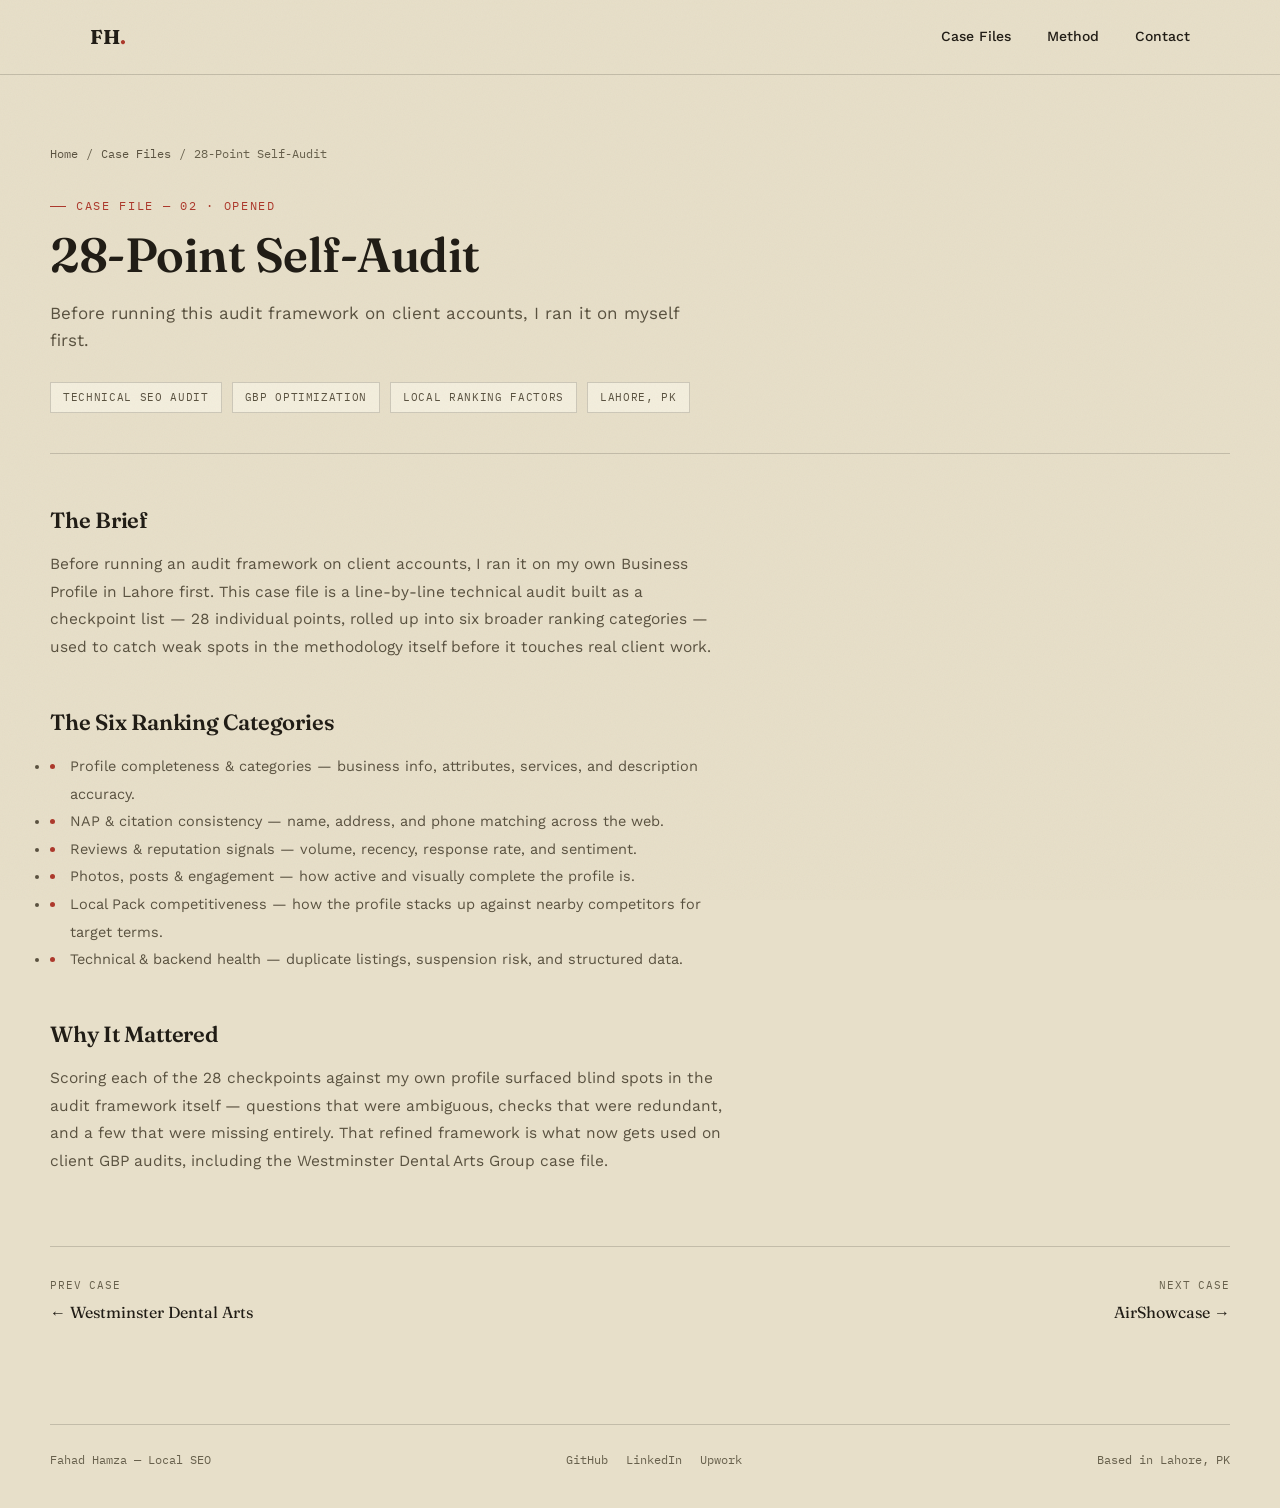
<file: case-self-audit.html>
<!DOCTYPE html>
<html lang="en">
<head>
<!-- Google tag (gtag.js) -->
<script async src="https://www.googletagmanager.com/gtag/js?id=G-F7WQBKZJVS"></script>
<script>
  window.dataLayer = window.dataLayer || [];
  function gtag(){dataLayer.push(arguments);}
  gtag('js', new Date());
  gtag('config', 'G-F7WQBKZJVS');
</script>
<meta charset="UTF-8">
<meta name="viewport" content="width=device-width, initial-scale=1.0">
<title>28-Point Self-Audit — Case File 02 — Fahad Hamza</title>
<meta name="description" content="A 28-point technical audit of my own Google Business Profile in Lahore, scored across six ranking categories — built to stress-test the audit framework.">
<link rel="canonical" href="https://portfolio-deci.vercel.app/case-self-audit.html">
<meta property="og:type" content="article">
<meta property="og:title" content="28-Point Self-Audit — Case File 02 — Fahad Hamza">
<meta property="og:description" content="A 28-point technical audit of my own Google Business Profile in Lahore, scored across six ranking categories — built to stress-test the audit framework.">
<meta property="og:url" content="https://portfolio-deci.vercel.app/case-self-audit.html">
<meta name="twitter:card" content="summary">
<meta name="twitter:title" content="28-Point Self-Audit — Case File 02 — Fahad Hamza">
<meta name="twitter:description" content="A 28-point technical audit of my own Google Business Profile in Lahore, scored across six ranking categories — built to stress-test the audit framework.">
<script type="application/ld+json">
{
  "@context": "https://schema.org",
  "@type": "BreadcrumbList",
  "itemListElement": [
    {"@type": "ListItem", "position": 1, "name": "Home", "item": "https://portfolio-deci.vercel.app/"},
    {"@type": "ListItem", "position": 2, "name": "Case Files", "item": "https://portfolio-deci.vercel.app/#work"},
    {"@type": "ListItem", "position": 3, "name": "28-Point Self-Audit", "item": "https://portfolio-deci.vercel.app/case-self-audit.html"}
  ]
}
</script>
<link rel="preconnect" href="https://fonts.googleapis.com">
<link rel="preconnect" href="https://fonts.gstatic.com" crossorigin>
<link href="https://fonts.googleapis.com/css2?family=Fraunces:opsz,wght@9..144,300;9..144,500;9..144,600;9..144,700&family=Work+Sans:wght@400;500;600&family=IBM+Plex+Mono:wght@400;500&display=swap" rel="stylesheet">
<style>
  :root{
    --paper:#e7dfc9;
    --paper-light:#f3eedd;
    --paper-dark:#ded3b3;
    --ink:#211d16;
    --ink-soft:#5a5240;
    --ink-faint:#67604c;
    --stamp-red:#ad392c;
    --stamp-green:#4b6b4e;
    --line:rgba(33,29,22,0.18);
    --serif:'Fraunces', Georgia, serif;
    --sans:'Work Sans', -apple-system, BlinkMacSystemFont, sans-serif;
    --mono:'IBM Plex Mono', 'Courier New', monospace;
    --max:1180px;
  }

  *{margin:0;padding:0;box-sizing:border-box;}
  html{scroll-behavior:smooth;}
  body{
    background:var(--paper);color:var(--ink);font-family:var(--sans);
    font-size:16px;line-height:1.5;position:relative;overflow-x:hidden;
  }
  body::before{
    content:'';position:fixed;inset:0;
    background-image:url("data:image/svg+xml,%3Csvg xmlns='http://www.w3.org/2000/svg' width='200' height='200'%3E%3Cfilter id='n'%3E%3CfeTurbulence type='fractalNoise' baseFrequency='0.85' numOctaves='2' stitchTiles='stitch'/%3E%3C/filter%3E%3Crect width='100%25' height='100%25' filter='url(%23n)'/%3E%3C/svg%3E");
    opacity:0.045;mix-blend-mode:multiply;pointer-events:none;z-index:999;
  }
  .wrap{max-width:var(--max);margin:0 auto;padding:0 40px;}
  a{color:inherit;text-decoration:none;}
  h1,h2,h3{font-family:var(--serif);font-weight:600;letter-spacing:-0.01em;}

  .eyebrow{
    font-family:var(--mono);font-size:12px;letter-spacing:0.14em;text-transform:uppercase;
    color:var(--stamp-red);display:flex;align-items:center;gap:10px;
  }
  .eyebrow::before{content:'';width:16px;height:1px;background:var(--stamp-red);display:inline-block;}

  /* ---------- NAV ---------- */
  .nav{position:sticky;top:0;z-index:50;background:rgba(231,223,201,0.86);backdrop-filter:blur(6px);border-bottom:1px solid var(--line);}
  .nav__inner{display:flex;align-items:center;justify-content:space-between;padding:22px 40px;max-width:var(--max);margin:0 auto;}
  .nav__mark{font-family:var(--serif);font-size:20px;font-weight:700;}
  .nav__mark span{color:var(--stamp-red);}
  .nav__links{display:flex;gap:36px;font-size:14px;font-weight:500;}
  .nav__links a{position:relative;padding-bottom:2px;}
  .nav__links a::after{content:'';position:absolute;left:0;bottom:0;width:0;height:1px;background:var(--ink);transition:width .3s ease;}
  .nav__links a:hover::after{width:100%;}

  .btn{
    font-family:var(--mono);font-size:13px;letter-spacing:0.04em;
    padding:13px 24px;border:1px solid var(--ink);border-radius:2px;
    transition:background .25s ease,color .25s ease;display:inline-block;
  }
  .btn:hover{background:var(--ink);color:var(--paper-light);}

  /* ---------- BRIEF (case detail) ---------- */
  .brief{padding:70px 0 100px;}
  .brief__crumb{font-family:var(--mono);font-size:12px;color:var(--ink-faint);margin-bottom:34px;display:flex;gap:8px;align-items:center;flex-wrap:wrap;}
  .brief__crumb a{color:var(--ink-soft);}
  .brief__crumb a:hover{color:var(--stamp-red);}
  .brief__head{padding-bottom:40px;border-bottom:1px solid var(--line);margin-bottom:50px;}
  .brief__head h1{font-size:clamp(32px,4.4vw,48px);margin-top:14px;max-width:760px;line-height:1.1;}
  .brief__sub{margin-top:18px;font-size:17px;color:var(--ink-soft);max-width:640px;line-height:1.6;}
  .brief__tags{display:flex;flex-wrap:wrap;gap:10px;margin-top:28px;}
  .brief__tag{font-family:var(--mono);font-size:11px;letter-spacing:0.06em;text-transform:uppercase;color:var(--ink-soft);border:1px solid var(--line);padding:6px 12px;background:var(--paper-light);}

  .brief__body{max-width:680px;}
  .brief__block{margin-bottom:44px;}
  .brief__block:last-child{margin-bottom:0;}
  .brief__block h2{font-size:22px;margin-bottom:14px;}
  .brief__block p{font-size:15.5px;color:var(--ink-soft);line-height:1.8;}
  .brief__block ul{margin-top:8px;}
  .brief__block li{font-size:14.5px;color:var(--ink-soft);line-height:1.9;padding-left:20px;position:relative;}
  .brief__block li::before{content:'';position:absolute;left:0;top:11px;width:5px;height:5px;background:var(--stamp-red);border-radius:50%;}

  .brief__nav{display:flex;justify-content:space-between;gap:20px;margin-top:70px;padding-top:30px;border-top:1px solid var(--line);font-family:var(--mono);font-size:12px;flex-wrap:wrap;}
  .brief__nav a{display:flex;flex-direction:column;gap:6px;}
  .brief__nav a span:first-child{color:var(--ink-faint);letter-spacing:0.08em;text-transform:uppercase;font-size:11px;}
  .brief__nav a span:last-child{color:var(--ink);font-family:var(--serif);font-size:16px;}
  .brief__nav a:hover span:last-child{color:var(--stamp-red);}
  .brief__nav a:last-child{text-align:right;align-items:flex-end;}

  .foot{padding:26px 0 40px;display:flex;justify-content:space-between;align-items:center;flex-wrap:wrap;gap:14px;
    font-family:var(--mono);font-size:11.5px;color:var(--ink-faint);border-top:1px solid var(--line);}
  .foot__social{display:flex;gap:18px;}
  .foot__social a{transition:color .2s ease;}
  .foot__social a:hover{color:var(--stamp-red);}

  @media (max-width:920px){
    .wrap{padding:0 24px;}
    .nav__inner{padding:18px 24px;}
    .nav__links{gap:20px;font-size:13px;}
    .brief__nav{flex-direction:column;}
    .brief__nav a:last-child{text-align:left;align-items:flex-start;}
  }
  @media (prefers-reduced-motion:reduce){
    *{animation-duration:0.01ms !important;animation-delay:0s !important;transition:none !important;}
  }
</style>
</head>
<body>

<nav class="nav">
  <div class="nav__inner">
    <a class="nav__mark" href="index.html">FH<span>.</span></a>
    <div class="nav__links">
      <a href="index.html#work">Case Files</a>
      <a href="index.html#method">Method</a>
      <a href="index.html#contact">Contact</a>
    </div>
  </div>
</nav>

<main class="brief wrap">
  <div class="brief__crumb">
    <a href="index.html">Home</a><span>/</span><a href="index.html#work">Case Files</a><span>/</span><span>28-Point Self-Audit</span>
  </div>

  <div class="brief__head">
    <div class="eyebrow">Case file — 02 · Opened</div>
    <h1>28-Point Self-Audit</h1>
    <p class="brief__sub">Before running this audit framework on client accounts, I ran it on myself first.</p>
    <div class="brief__tags">
      <span class="brief__tag">Technical SEO Audit</span>
      <span class="brief__tag">GBP Optimization</span>
      <span class="brief__tag">Local Ranking Factors</span>
      <span class="brief__tag">Lahore, PK</span>
    </div>
  </div>

  <div class="brief__body">
    <div class="brief__block">
      <h2>The Brief</h2>
      <p>Before running an audit framework on client accounts, I ran it on my own Business Profile in Lahore first. This case file is a line-by-line technical audit built as a checkpoint list — 28 individual points, rolled up into six broader ranking categories — used to catch weak spots in the methodology itself before it touches real client work.</p>
    </div>

    <div class="brief__block">
      <h2>The Six Ranking Categories</h2>
      <ul>
        <li>Profile completeness &amp; categories — business info, attributes, services, and description accuracy.</li>
        <li>NAP &amp; citation consistency — name, address, and phone matching across the web.</li>
        <li>Reviews &amp; reputation signals — volume, recency, response rate, and sentiment.</li>
        <li>Photos, posts &amp; engagement — how active and visually complete the profile is.</li>
        <li>Local Pack competitiveness — how the profile stacks up against nearby competitors for target terms.</li>
        <li>Technical &amp; backend health — duplicate listings, suspension risk, and structured data.</li>
      </ul>
    </div>

    <div class="brief__block">
      <h2>Why It Mattered</h2>
      <p>Scoring each of the 28 checkpoints against my own profile surfaced blind spots in the audit framework itself — questions that were ambiguous, checks that were redundant, and a few that were missing entirely. That refined framework is what now gets used on client GBP audits, including the Westminster Dental Arts Group case file.</p>
    </div>
  </div>

  <div class="brief__nav">
    <a href="case-westminster-dental-arts.html"><span>Prev Case</span><span>&larr; Westminster Dental Arts</span></a>
    <a href="case-airshowcase.html"><span>Next Case</span><span>AirShowcase &rarr;</span></a>
  </div>
</main>

<div class="foot wrap">
  <span>Fahad Hamza — Local SEO</span>
  <div class="foot__social">
    <a href="https://github.com/DAHAF-F" target="_blank" rel="noopener noreferrer">GitHub</a>
    <a href="https://www.linkedin.com/in/fahad--hamza/" target="_blank" rel="noopener noreferrer">LinkedIn</a>
    <a href="https://www.upwork.com/freelancers/~0149811f40c771a50b" target="_blank" rel="noopener noreferrer">Upwork</a>
  </div>
  <span>Based in Lahore, PK</span>
</div>

</body>
</html>
</file>
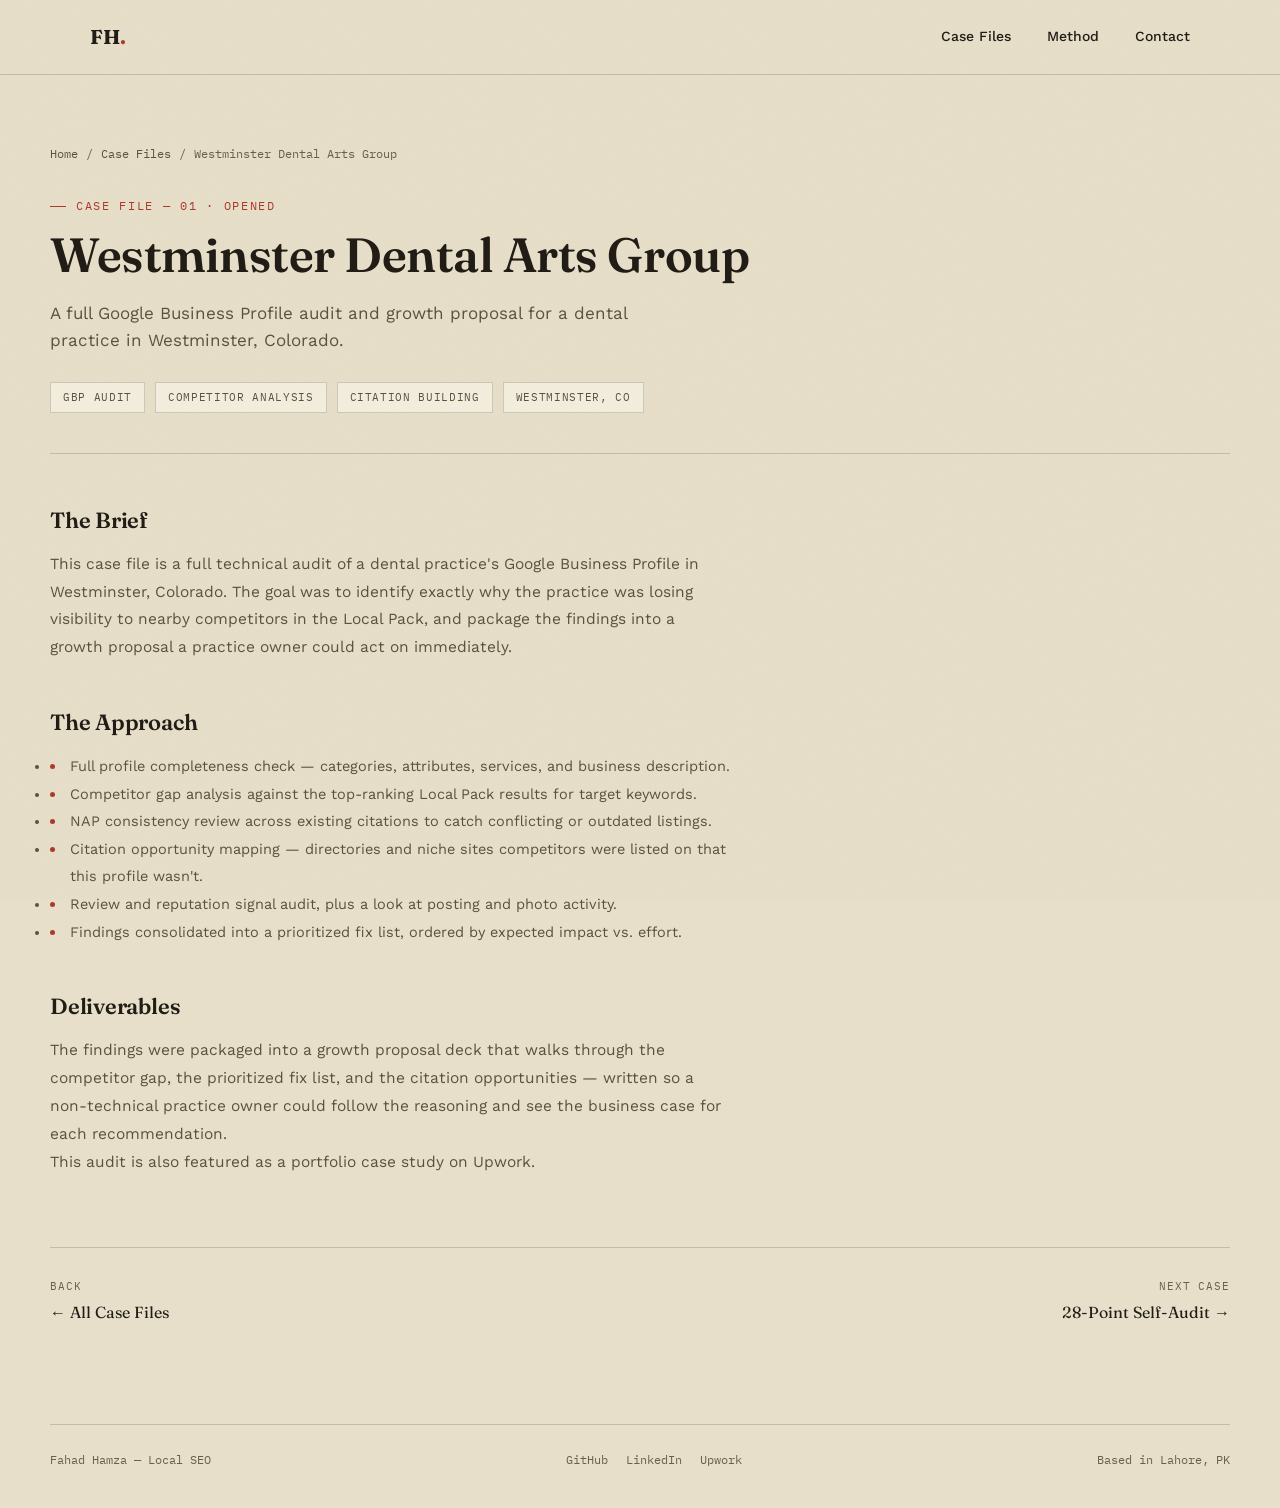
<file: case-westminster-dental-arts.html>
<!DOCTYPE html>
<html lang="en">
<head>
<!-- Google tag (gtag.js) -->
<script async src="https://www.googletagmanager.com/gtag/js?id=G-F7WQBKZJVS"></script>
<script>
  window.dataLayer = window.dataLayer || [];
  function gtag(){dataLayer.push(arguments);}
  gtag('js', new Date());
  gtag('config', 'G-F7WQBKZJVS');
</script>
<meta charset="UTF-8">
<meta name="viewport" content="width=device-width, initial-scale=1.0">
<title>Westminster Dental Arts Group — Case File 01 — Fahad Hamza</title>
<meta name="description" content="Google Business Profile audit & growth proposal for a Westminster, CO dental practice — competitor gap analysis, citation fixes, prioritized fix list.">
<link rel="canonical" href="https://portfolio-deci.vercel.app/case-westminster-dental-arts.html">
<meta property="og:type" content="article">
<meta property="og:title" content="Westminster Dental Arts Group — Case File 01 — Fahad Hamza">
<meta property="og:description" content="Google Business Profile audit & growth proposal for a Westminster, CO dental practice — competitor gap analysis, citation fixes, prioritized fix list.">
<meta property="og:url" content="https://portfolio-deci.vercel.app/case-westminster-dental-arts.html">
<meta name="twitter:card" content="summary">
<meta name="twitter:title" content="Westminster Dental Arts Group — Case File 01 — Fahad Hamza">
<meta name="twitter:description" content="Google Business Profile audit & growth proposal for a Westminster, CO dental practice — competitor gap analysis, citation fixes, prioritized fix list.">
<script type="application/ld+json">
{
  "@context": "https://schema.org",
  "@type": "BreadcrumbList",
  "itemListElement": [
    {"@type": "ListItem", "position": 1, "name": "Home", "item": "https://portfolio-deci.vercel.app/"},
    {"@type": "ListItem", "position": 2, "name": "Case Files", "item": "https://portfolio-deci.vercel.app/#work"},
    {"@type": "ListItem", "position": 3, "name": "Westminster Dental Arts Group", "item": "https://portfolio-deci.vercel.app/case-westminster-dental-arts.html"}
  ]
}
</script>
<link rel="preconnect" href="https://fonts.googleapis.com">
<link rel="preconnect" href="https://fonts.gstatic.com" crossorigin>
<link href="https://fonts.googleapis.com/css2?family=Fraunces:opsz,wght@9..144,300;9..144,500;9..144,600;9..144,700&family=Work+Sans:wght@400;500;600&family=IBM+Plex+Mono:wght@400;500&display=swap" rel="stylesheet">
<style>
  :root{
    --paper:#e7dfc9;
    --paper-light:#f3eedd;
    --paper-dark:#ded3b3;
    --ink:#211d16;
    --ink-soft:#5a5240;
    --ink-faint:#67604c;
    --stamp-red:#ad392c;
    --stamp-green:#4b6b4e;
    --line:rgba(33,29,22,0.18);
    --serif:'Fraunces', Georgia, serif;
    --sans:'Work Sans', -apple-system, BlinkMacSystemFont, sans-serif;
    --mono:'IBM Plex Mono', 'Courier New', monospace;
    --max:1180px;
  }

  *{margin:0;padding:0;box-sizing:border-box;}
  html{scroll-behavior:smooth;}
  body{
    background:var(--paper);color:var(--ink);font-family:var(--sans);
    font-size:16px;line-height:1.5;position:relative;overflow-x:hidden;
  }
  body::before{
    content:'';position:fixed;inset:0;
    background-image:url("data:image/svg+xml,%3Csvg xmlns='http://www.w3.org/2000/svg' width='200' height='200'%3E%3Cfilter id='n'%3E%3CfeTurbulence type='fractalNoise' baseFrequency='0.85' numOctaves='2' stitchTiles='stitch'/%3E%3C/filter%3E%3Crect width='100%25' height='100%25' filter='url(%23n)'/%3E%3C/svg%3E");
    opacity:0.045;mix-blend-mode:multiply;pointer-events:none;z-index:999;
  }
  .wrap{max-width:var(--max);margin:0 auto;padding:0 40px;}
  a{color:inherit;text-decoration:none;}
  h1,h2,h3{font-family:var(--serif);font-weight:600;letter-spacing:-0.01em;}

  .eyebrow{
    font-family:var(--mono);font-size:12px;letter-spacing:0.14em;text-transform:uppercase;
    color:var(--stamp-red);display:flex;align-items:center;gap:10px;
  }
  .eyebrow::before{content:'';width:16px;height:1px;background:var(--stamp-red);display:inline-block;}

  /* ---------- NAV ---------- */
  .nav{position:sticky;top:0;z-index:50;background:rgba(231,223,201,0.86);backdrop-filter:blur(6px);border-bottom:1px solid var(--line);}
  .nav__inner{display:flex;align-items:center;justify-content:space-between;padding:22px 40px;max-width:var(--max);margin:0 auto;}
  .nav__mark{font-family:var(--serif);font-size:20px;font-weight:700;}
  .nav__mark span{color:var(--stamp-red);}
  .nav__links{display:flex;gap:36px;font-size:14px;font-weight:500;}
  .nav__links a{position:relative;padding-bottom:2px;}
  .nav__links a::after{content:'';position:absolute;left:0;bottom:0;width:0;height:1px;background:var(--ink);transition:width .3s ease;}
  .nav__links a:hover::after{width:100%;}

  .btn{
    font-family:var(--mono);font-size:13px;letter-spacing:0.04em;
    padding:13px 24px;border:1px solid var(--ink);border-radius:2px;
    transition:background .25s ease,color .25s ease;display:inline-block;
  }
  .btn:hover{background:var(--ink);color:var(--paper-light);}

  /* ---------- BRIEF (case detail) ---------- */
  .brief{padding:70px 0 100px;}
  .brief__crumb{font-family:var(--mono);font-size:12px;color:var(--ink-faint);margin-bottom:34px;display:flex;gap:8px;align-items:center;flex-wrap:wrap;}
  .brief__crumb a{color:var(--ink-soft);}
  .brief__crumb a:hover{color:var(--stamp-red);}
  .brief__head{padding-bottom:40px;border-bottom:1px solid var(--line);margin-bottom:50px;}
  .brief__head h1{font-size:clamp(32px,4.4vw,48px);margin-top:14px;max-width:760px;line-height:1.1;}
  .brief__sub{margin-top:18px;font-size:17px;color:var(--ink-soft);max-width:640px;line-height:1.6;}
  .brief__tags{display:flex;flex-wrap:wrap;gap:10px;margin-top:28px;}
  .brief__tag{font-family:var(--mono);font-size:11px;letter-spacing:0.06em;text-transform:uppercase;color:var(--ink-soft);border:1px solid var(--line);padding:6px 12px;background:var(--paper-light);}

  .brief__body{max-width:680px;}
  .brief__block{margin-bottom:44px;}
  .brief__block:last-child{margin-bottom:0;}
  .brief__block h2{font-size:22px;margin-bottom:14px;}
  .brief__block p{font-size:15.5px;color:var(--ink-soft);line-height:1.8;}
  .brief__block ul{margin-top:8px;}
  .brief__block li{font-size:14.5px;color:var(--ink-soft);line-height:1.9;padding-left:20px;position:relative;}
  .brief__block li::before{content:'';position:absolute;left:0;top:11px;width:5px;height:5px;background:var(--stamp-red);border-radius:50%;}

  .brief__nav{display:flex;justify-content:space-between;gap:20px;margin-top:70px;padding-top:30px;border-top:1px solid var(--line);font-family:var(--mono);font-size:12px;flex-wrap:wrap;}
  .brief__nav a{display:flex;flex-direction:column;gap:6px;}
  .brief__nav a span:first-child{color:var(--ink-faint);letter-spacing:0.08em;text-transform:uppercase;font-size:11px;}
  .brief__nav a span:last-child{color:var(--ink);font-family:var(--serif);font-size:16px;}
  .brief__nav a:hover span:last-child{color:var(--stamp-red);}
  .brief__nav a:last-child{text-align:right;align-items:flex-end;}

  .foot{padding:26px 0 40px;display:flex;justify-content:space-between;align-items:center;flex-wrap:wrap;gap:14px;
    font-family:var(--mono);font-size:11.5px;color:var(--ink-faint);border-top:1px solid var(--line);}
  .foot__social{display:flex;gap:18px;}
  .foot__social a{transition:color .2s ease;}
  .foot__social a:hover{color:var(--stamp-red);}

  @media (max-width:920px){
    .wrap{padding:0 24px;}
    .nav__inner{padding:18px 24px;}
    .nav__links{gap:20px;font-size:13px;}
    .brief__nav{flex-direction:column;}
    .brief__nav a:last-child{text-align:left;align-items:flex-start;}
  }
  @media (prefers-reduced-motion:reduce){
    *{animation-duration:0.01ms !important;animation-delay:0s !important;transition:none !important;}
  }
</style>
</head>
<body>

<nav class="nav">
  <div class="nav__inner">
    <a class="nav__mark" href="index.html">FH<span>.</span></a>
    <div class="nav__links">
      <a href="index.html#work">Case Files</a>
      <a href="index.html#method">Method</a>
      <a href="index.html#contact">Contact</a>
    </div>
  </div>
</nav>

<main class="brief wrap">
  <div class="brief__crumb">
    <a href="index.html">Home</a><span>/</span><a href="index.html#work">Case Files</a><span>/</span><span>Westminster Dental Arts Group</span>
  </div>

  <div class="brief__head">
    <div class="eyebrow">Case file — 01 · Opened</div>
    <h1>Westminster Dental Arts Group</h1>
    <p class="brief__sub">A full Google Business Profile audit and growth proposal for a dental practice in Westminster, Colorado.</p>
    <div class="brief__tags">
      <span class="brief__tag">GBP Audit</span>
      <span class="brief__tag">Competitor Analysis</span>
      <span class="brief__tag">Citation Building</span>
      <span class="brief__tag">Westminster, CO</span>
    </div>
  </div>

  <div class="brief__body">
    <div class="brief__block">
      <h2>The Brief</h2>
      <p>This case file is a full technical audit of a dental practice's Google Business Profile in Westminster, Colorado. The goal was to identify exactly why the practice was losing visibility to nearby competitors in the Local Pack, and package the findings into a growth proposal a practice owner could act on immediately.</p>
    </div>

    <div class="brief__block">
      <h2>The Approach</h2>
      <ul>
        <li>Full profile completeness check — categories, attributes, services, and business description.</li>
        <li>Competitor gap analysis against the top-ranking Local Pack results for target keywords.</li>
        <li>NAP consistency review across existing citations to catch conflicting or outdated listings.</li>
        <li>Citation opportunity mapping — directories and niche sites competitors were listed on that this profile wasn't.</li>
        <li>Review and reputation signal audit, plus a look at posting and photo activity.</li>
        <li>Findings consolidated into a prioritized fix list, ordered by expected impact vs. effort.</li>
      </ul>
    </div>

    <div class="brief__block">
      <h2>Deliverables</h2>
      <p>The findings were packaged into a growth proposal deck that walks through the competitor gap, the prioritized fix list, and the citation opportunities — written so a non-technical practice owner could follow the reasoning and see the business case for each recommendation.</p>
      <p>This audit is also featured as a portfolio case study on Upwork.</p>
    </div>
  </div>

  <div class="brief__nav">
    <a href="index.html#work"><span>Back</span><span>&larr; All Case Files</span></a>
    <a href="case-self-audit.html"><span>Next Case</span><span>28-Point Self-Audit &rarr;</span></a>
  </div>
</main>

<div class="foot wrap">
  <span>Fahad Hamza — Local SEO</span>
  <div class="foot__social">
    <a href="https://github.com/DAHAF-F" target="_blank" rel="noopener noreferrer">GitHub</a>
    <a href="https://www.linkedin.com/in/fahad--hamza/" target="_blank" rel="noopener noreferrer">LinkedIn</a>
    <a href="https://www.upwork.com/freelancers/~0149811f40c771a50b" target="_blank" rel="noopener noreferrer">Upwork</a>
  </div>
  <span>Based in Lahore, PK</span>
</div>

</body>
</html>
</file>
